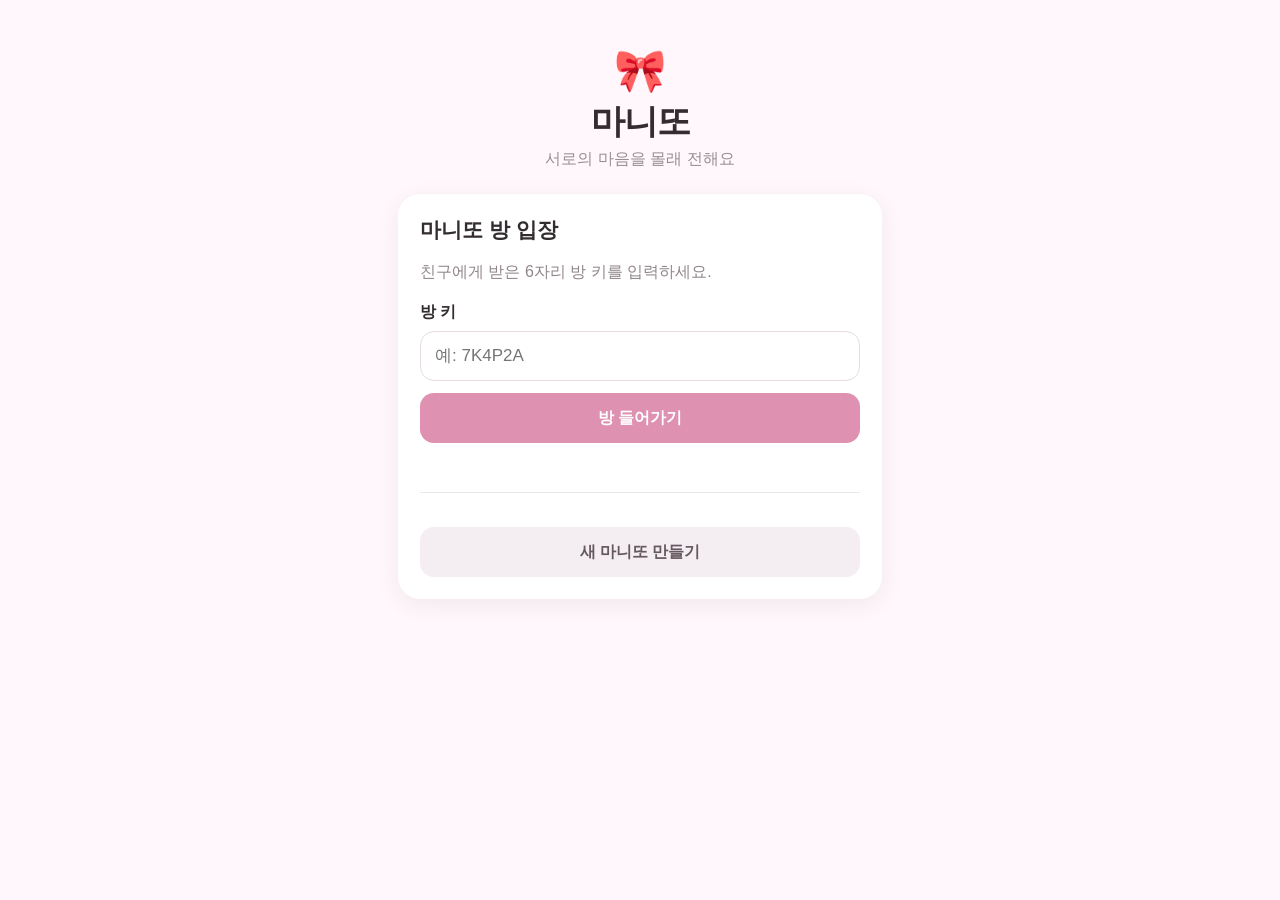
<file: index.html>
<!doctype html><html lang="ko"><head><meta charset="utf-8"><meta name="viewport" content="width=device-width,initial-scale=1"><meta name="theme-color" content="#fff7fb"><title>🎀 마니또</title><link rel="stylesheet" href="style.css"></head><body><main class="app"><header><div class="logo">🎀</div><h1>마니또</h1><p>서로의 마음을 몰래 전해요</p></header>
<section id="home" class="card"><h2>마니또 방 입장</h2><p class="muted">친구에게 받은 6자리 방 키를 입력하세요.</p><label>방 키</label><input id="roomKey" maxlength="6" placeholder="예: 7K4P2A"><button id="joinRoom" class="primary">방 들어가기</button><div id="homeError" class="error"></div><div class="divider"></div><button id="createRoom" class="secondary">새 마니또 만들기</button></section>
<section id="create" class="card hidden"><h2>새 방 만들기</h2><p class="muted">생성된 방 코드</p><div id="newRoomCode" class="room-code"></div><p class="muted">방을 만들면 이 주소가 방 주소가 돼요. 방장 정보를 등록한 뒤 친구들에게 공유하세요.</p><label>방장 이름</label><input id="hostName" placeholder="내 이름"><label>방장 비밀번호</label><input id="hostPass" type="password" placeholder="방장 관리용 비밀번호"><p class="muted">이 비밀번호로 시작 버튼을 관리해요. 참가자 비밀번호와 다르게 설정해도 돼요.</p><button id="createSubmit" class="primary">방 만들기</button><div id="createError" class="error"></div><button id="createBack" class="secondary">돌아가기</button></section>
<section id="room" class="card hidden"><div class="room-top-actions"><button id="deleteRoom" class="danger room-delete">🗑️ 방 삭제</button></div><div class="room-badge">ROOM KEY</div><div id="roomCode" class="room-code"></div><button id="copyLink" class="secondary">🔗 방 링크 복사</button><div class="divider"></div><h2>참가자 등록</h2><p class="muted">각자 자기 이름과 비밀번호, 받고 싶지 않은 것을 등록하세요.</p><label>내 이름</label><input id="personName" placeholder="이름"><label>내 비밀번호</label><input id="personPass" type="password" placeholder="추첨 결과 확인용"><label>받고 싶지 않은 것</label><textarea id="avoid" rows="3" placeholder="예: 땅콩 알러지, 향초는 이미 많아요"></textarea><button id="register" class="primary">참가 등록 / 정보 수정</button><div id="registerError" class="error"></div><div class="divider"></div><h2>참가 현황</h2><p id="rosterCount" class="muted"></p><ul id="roster"></ul><div id="hostLoginPanel"><h2>방장 로그인</h2><p class="muted">방장 비밀번호를 입력하면 추첨 시작 버튼이 열려요.</p><label for="hostLoginPass">방장 비밀번호</label><input id="hostLoginPass" type="password" placeholder="방장 비밀번호"><button id="hostLogin" class="secondary">방장 로그인</button><div id="hostLoginError" class="error"></div></div><div id="hostPanel" class="hidden"><label>방장 비밀번호</label><input id="hostPassStart" type="password" placeholder="방장 비밀번호"><button id="start" class="primary">🎲 마니또 시작하기</button><div id="startError" class="error"></div></div><div id="startedPanel" class="hidden"><h2>마니또 확인</h2><label>내 이름</label><input id="revealName" placeholder="등록한 이름"><label>내 비밀번호</label><input id="revealPass" type="password" placeholder="내 비밀번호"><button id="reveal" class="primary">🤫 내 마니또 보기</button><div id="result" class="result"></div></div><button id="refresh" class="secondary">참가 현황 새로고침</button><button id="backHome" class="secondary">방 나가기</button></section><div id="startConfirm" class="confirm-backdrop hidden" role="dialog" aria-modal="true" aria-labelledby="startTitle"><div class="confirm-card"><h2 id="startTitle">정말 시작하시겠습니까?</h2><p class="muted">추첨을 시작하면 참가자 정보가 확정되고, 각자 자신의 마니또를 확인할 수 있어요. 시작 후에는 취소할 수 없어요.</p><div class="confirm-actions"><button id="cancelStart" class="secondary">아직이요</button><button id="confirmStart" class="primary">네, 추첨 시작</button></div></div></div><div id="deleteConfirm" class="confirm-backdrop hidden" role="dialog" aria-modal="true" aria-labelledby="deleteTitle"><div class="confirm-card"><h2 id="deleteTitle">정말 방을 삭제할까요?</h2><p class="muted">방 <strong id="deleteRoomCode"></strong>과 모든 참가자 정보 및 추첨 결과가 삭제돼요. 이 작업은 되돌릴 수 없어요.</p><label for="deletePassword">방장 비밀번호</label><input id="deletePassword" type="password" placeholder="방장 비밀번호"><div id="deleteError" class="error"></div><div class="confirm-actions"><button id="cancelDelete" class="secondary">취소</button><button id="confirmDelete" class="danger">정말 삭제하기</button></div></div></div><section id="loading" class="card hidden center">불러오는 중...</section></main><script src="app.js"></script></body></html>
</file>
<file: style.css>
*{box-sizing:border-box;-webkit-tap-highlight-color:transparent}
body{margin:0;background:#fff7fb;color:#332d31;font-family:-apple-system,BlinkMacSystemFont,"SF Pro Display","Apple SD Gothic Neo",sans-serif}
.app{width:min(100%,520px);margin:auto;padding:28px 18px 48px}header{text-align:center;padding:18px 0 24px}.logo{font-size:42px}h1{font-size:34px;margin:4px 0;letter-spacing:-1px}header p{margin:0;color:#9b8d94}h2{font-size:21px;margin:0 0 8px}.card{background:#fff;border-radius:22px;padding:22px;margin-bottom:16px;box-shadow:0 6px 24px rgba(75,45,60,.07)}.muted{color:#91868c;line-height:1.5}.tiny{font-size:13px;color:#aaa;text-align:center;margin:16px 0 0}label{display:block;font-weight:700;margin:18px 0 8px}input,select{width:100%;height:50px;border:1px solid #e4dce0;border-radius:14px;background:#fff;padding:0 14px;font-size:17px;outline:none}input:focus,select:focus{border-color:#df91b2}button{width:100%;height:50px;border:0;border-radius:14px;font-size:16px;font-weight:750;margin-top:12px;cursor:pointer}.primary{background:#df91b2;color:#fff}.secondary{background:#f4edf1;color:#655860}.hidden{display:none!important}.error{color:#c94e65;font-size:14px;margin-top:9px;min-height:18px}.name-row{display:flex;gap:8px;margin:8px 0}.name-row span{width:30px;display:flex;align-items:center;justify-content:center;color:#aaa}.name-row input{flex:1}.room-badge{text-align:center;font-size:11px;font-weight:800;letter-spacing:3px;color:#a58d98}.room-code{text-align:center;font-size:31px;font-weight:900;letter-spacing:5px;margin:7px 0 4px}.divider{height:1px;background:#eee7ea;margin:22px 0}.result{text-align:center;min-height:70px;margin-top:14px}.result .label{font-size:14px;color:#a09399}.result .name{font-size:29px;font-weight:900;margin-top:5px}.center{text-align:center}.spinner{font-size:38px;animation:spin 1.2s infinite alternate}@keyframes spin{to{transform:rotate(12deg) scale(1.08)}}.copied{background:#e9f6ed!important;color:#4d805a!important}
.danger{background:#f8e7eb;color:#b44f65}.danger:active{transform:scale(.98)}

textarea{width:100%;border:1px solid #e4dce0;border-radius:14px;padding:12px;font:inherit;font-size:16px;resize:vertical}ul{padding-left:22px;line-height:1.8}button:disabled{opacity:.45;cursor:not-allowed}

.room-top-actions{display:flex;justify-content:flex-end;margin:-8px -8px 8px}.room-delete{width:auto;height:38px;padding:0 13px;margin:0;font-size:13px}.confirm-backdrop{position:fixed;inset:0;background:rgba(35,25,31,.48);display:flex;align-items:center;justify-content:center;padding:18px;z-index:1000}.confirm-backdrop.hidden{display:none!important}.confirm-card{width:min(100%,420px);background:#fff;border-radius:20px;padding:24px;box-shadow:0 18px 60px rgba(0,0,0,.2)}.confirm-card h2{margin-bottom:10px}.confirm-card p{margin:0;line-height:1.65}.confirm-actions{display:flex;gap:10px;margin-top:18px}.confirm-actions button{flex:1;margin-top:0}.danger{background:#f8e7eb;color:#b44f65}.danger:active{transform:scale(.98)}
</file>
